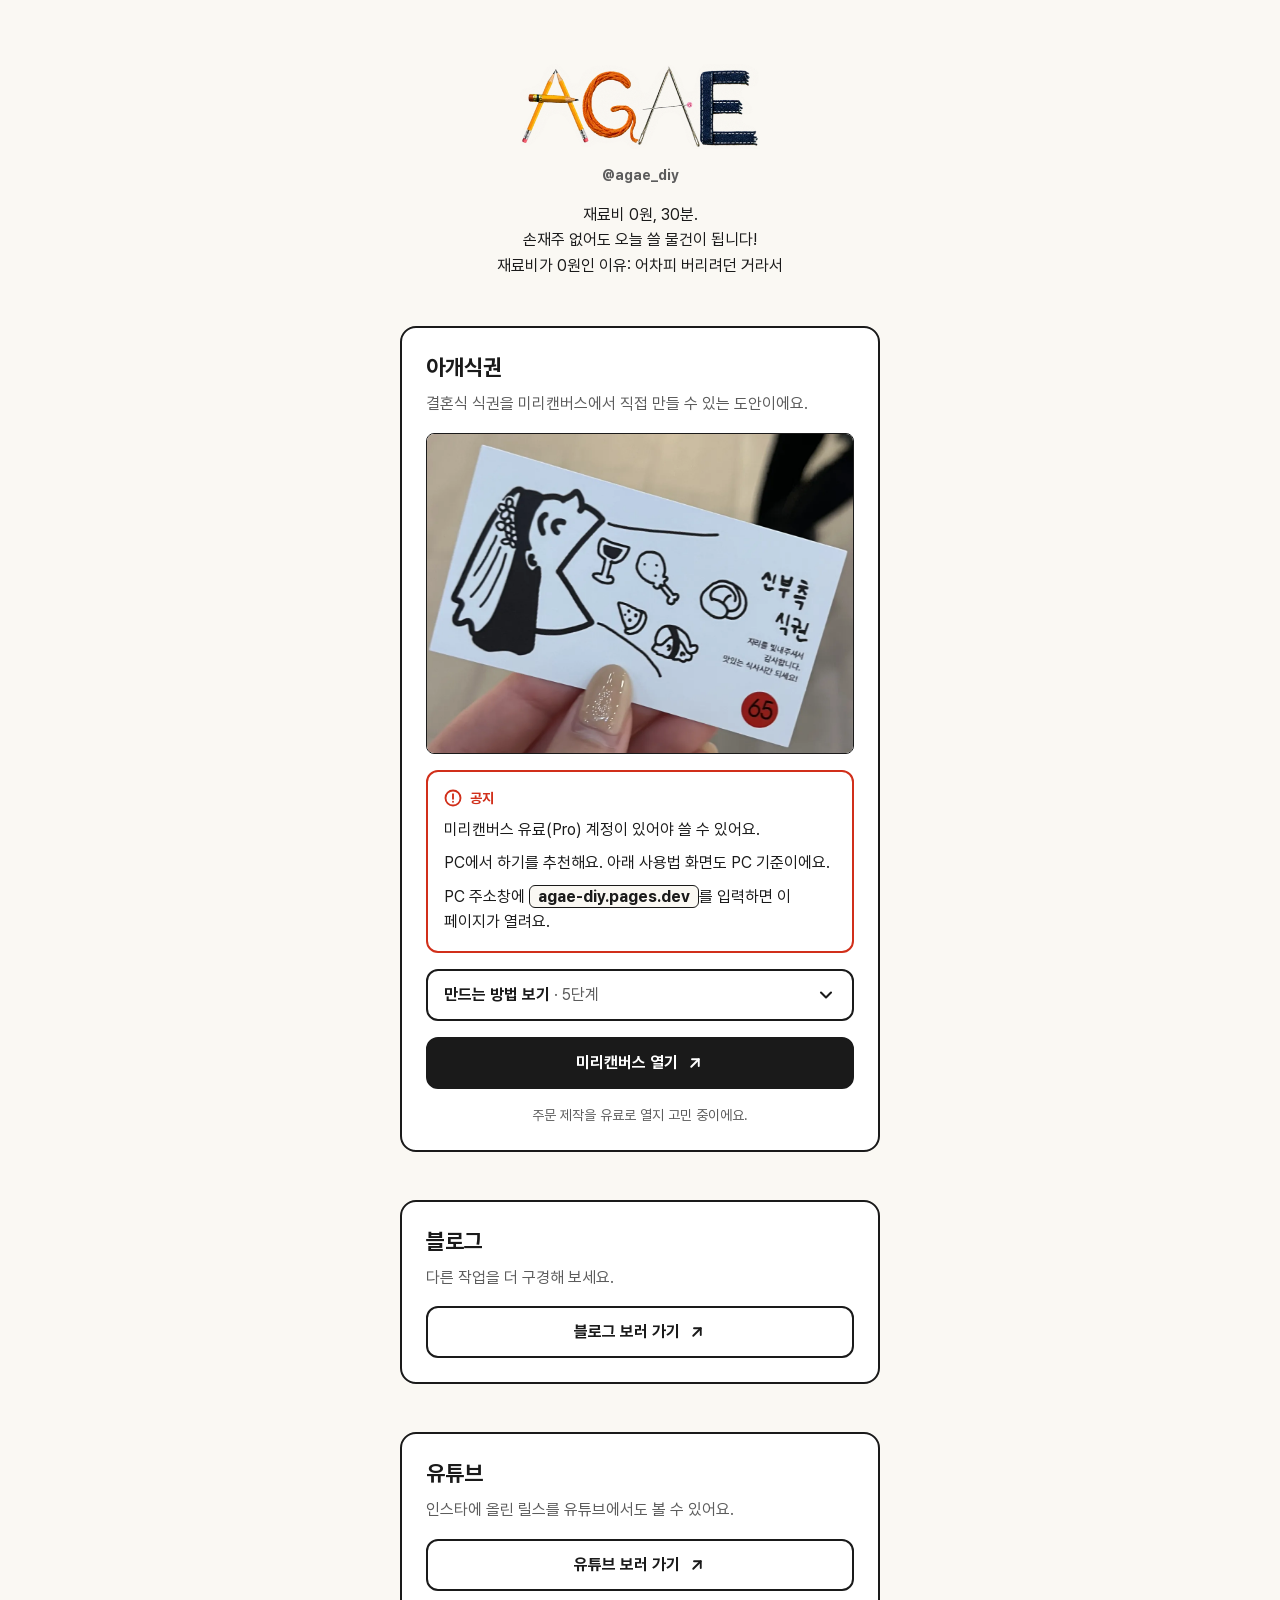
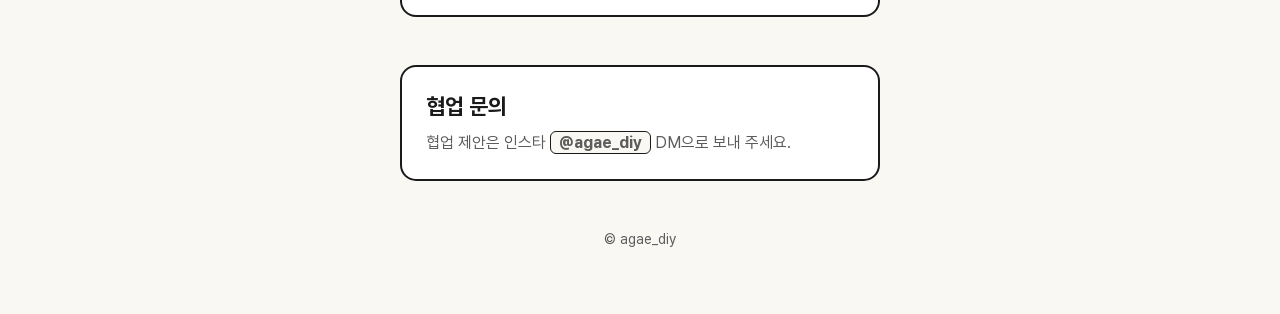
<file: public/index.html>
<!doctype html>
<html lang="ko">
<head>
<meta charset="utf-8">
<meta name="viewport" content="width=device-width, initial-scale=1">
<title>아개식권 · agae_diy</title>
<meta name="description" content="결혼식 식권을 미리캔버스에서 직접 만드는 아개식권 도안 사용법과 agae_diy의 블로그, 유튜브, 협업 문의를 모았어요.">
<link rel="canonical" href="https://agae-diy.pages.dev/">
<meta name="theme-color" content="#FAF8F3">

<meta property="og:type" content="website">
<meta property="og:locale" content="ko_KR">
<meta property="og:site_name" content="agae_diy">
<meta property="og:url" content="https://agae-diy.pages.dev/">
<meta property="og:title" content="아개식권 · agae_diy">
<meta property="og:description" content="결혼식 식권을 미리캔버스에서 직접 만드는 아개식권 도안 사용법과 agae_diy의 블로그, 유튜브, 협업 문의를 모았어요.">
<meta property="og:image" content="https://agae-diy.pages.dev/images/og.jpg">
<meta property="og:image:width" content="1200">
<meta property="og:image:height" content="630">
<meta property="og:image:alt" content="실제로 출력한 아개식권 신부측 식권과 AGAE 로고">
<meta name="twitter:card" content="summary_large_image">

<link rel="icon" href="favicon.ico" sizes="32x32">
<link rel="icon" href="favicon-32.png" type="image/png" sizes="32x32">
<link rel="apple-touch-icon" href="apple-touch-icon.png">
<link rel="preload" href="fonts/pretendard-400.woff2" as="font" type="font/woff2" crossorigin>
<link rel="preload" href="fonts/pretendard-700.woff2" as="font" type="font/woff2" crossorigin>
<link rel="stylesheet" href="styles.css">
</head>
<body>
<div class="page">

  <header class="site-header">
    <h1><img class="site-header__logo" src="images/logo.webp" alt="AGAE" width="480" height="169"></h1>
    <p class="site-header__handle">@agae_diy</p>
    <p>재료비 0원, 30분.<br>손재주 없어도 오늘 쓸 물건이 됩니다!<br>재료비가 0원인 이유: 어차피 버리려던 거라서</p>
  </header>

  <main>

    <section class="card" aria-labelledby="ticket-title">
      <div class="card__head">
        <h2 class="card__title" id="ticket-title">아개식권</h2>
        <p class="card__desc">결혼식 식권을 미리캔버스에서 직접 만들 수 있는 도안이에요.</p>
      </div>
      <img class="photo" src="images/ticket.webp" alt="실제로 출력해 손에 든 아개식권 신부측 식권" width="1200" height="900" fetchpriority="high">

      <aside class="notice" aria-label="공지">
        <p class="notice__label">
          <svg width="18" height="18" viewBox="0 0 24 24" fill="none" stroke="currentColor" stroke-width="2.5" stroke-linecap="round" stroke-linejoin="round" aria-hidden="true"><circle cx="12" cy="12" r="10"/><line x1="12" y1="7" x2="12" y2="13"/><line x1="12" y1="17" x2="12.01" y2="17"/></svg>
          <span>공지</span>
        </p>
        <p>미리캔버스 유료(Pro) 계정이 있어야 쓸 수 있어요.</p>
        <p>PC에서 하기를 추천해요. 아래 사용법 화면도 PC 기준이에요.</p>
        <p>PC 주소창에 <strong class="keyword">agae-diy.pages.dev</strong>를 입력하면 이 페이지가 열려요.</p>
      </aside>

      <details class="howto">
        <summary class="howto__summary">
          <span>만드는 방법 보기 <span class="howto__count">· 5단계</span></span>
          <svg class="howto__chevron" width="20" height="20" viewBox="0 0 24 24" fill="none" stroke="currentColor" stroke-width="2.5" stroke-linecap="round" stroke-linejoin="round" aria-hidden="true"><polyline points="6 9 12 15 18 9"/></svg>
        </summary>
        <ol class="steps">
          <li class="step">
            <div class="step__row"><span class="step__num" aria-hidden="true">1</span><p class="step__text">미리캔버스에서 디자인 만들기로 들어가요.</p></div>
            <img class="step__img" src="images/step1.webp" alt="미리캔버스 첫 화면 오른쪽 위의 디자인 만들기 버튼" width="543" height="264" loading="lazy">
          </li>
          <li class="step">
            <div class="step__row"><span class="step__num" aria-hidden="true">2</span><p class="step__text">추천 &gt; 명함 &gt; 일반명함 가로형으로 시작해요.</p></div>
            <img class="step__img" src="images/step2.webp" alt="무엇을 만들어야 하나요 창에서 추천과 일반 명함 가로형을 고른 모습" width="488" height="477" loading="lazy">
          </li>
          <li class="step">
            <div class="step__row"><span class="step__num" aria-hidden="true">3</span><p class="step__text">왼쪽 메뉴의 요소 &gt; 검색창으로 가요.</p></div>
            <img class="step__img" src="images/step3.webp" alt="왼쪽 메뉴에서 요소를 고른 모습" width="416" height="551" loading="lazy">
          </li>
          <li class="step">
            <div class="step__row"><span class="step__num" aria-hidden="true">4</span><p class="step__text">검색창에 <code class="keyword">agae</code>를 입력해 주세요.</p></div>
            <img class="step__img" src="images/step4.webp" alt="요소 검색창에 agae를 입력해 아개식권 요소가 나온 모습" width="459" height="459" loading="lazy">
          </li>
          <li class="step">
            <div class="step__row"><span class="step__num" aria-hidden="true">5</span><p class="step__text">요소를 끌어와 위치를 맞추고, 명함 주문 사이트에서 출력해요.</p></div>
            <img class="step__img" src="images/step5.webp" alt="아개식권 요소를 명함 위에 끌어와 배치한 모습" width="512" height="366" loading="lazy">
          </li>
        </ol>
      </details>

      <a class="button button--primary" href="https://www.miricanvas.com" target="_blank" rel="noopener">
        미리캔버스 열기
        <svg width="18" height="18" viewBox="0 0 24 24" fill="none" stroke="currentColor" stroke-width="2.5" stroke-linecap="round" stroke-linejoin="round" aria-hidden="true"><line x1="7" y1="17" x2="17" y2="7"/><polyline points="8 7 17 7 17 16"/></svg>
      </a>
      <p class="teaser">주문 제작을 유료로 열지 고민 중이에요.</p>
    </section>

    <section class="card" aria-labelledby="blog-title">
      <div class="card__head">
        <h2 class="card__title" id="blog-title">블로그</h2>
        <p class="card__desc">다른 작업을 더 구경해 보세요.</p>
      </div>
      <a class="button" href="https://blog.naver.com/agleejean" target="_blank" rel="noopener">
        블로그 보러 가기
        <svg width="18" height="18" viewBox="0 0 24 24" fill="none" stroke="currentColor" stroke-width="2.5" stroke-linecap="round" stroke-linejoin="round" aria-hidden="true"><line x1="7" y1="17" x2="17" y2="7"/><polyline points="8 7 17 7 17 16"/></svg>
      </a>
    </section>

    <section class="card" aria-labelledby="youtube-title">
      <div class="card__head">
        <h2 class="card__title" id="youtube-title">유튜브</h2>
        <p class="card__desc">인스타에 올린 릴스를 유튜브에서도 볼 수 있어요.</p>
      </div>
      <a class="button" href="https://www.youtube.com/@agae_diy" target="_blank" rel="noopener">
        유튜브 보러 가기
        <svg width="18" height="18" viewBox="0 0 24 24" fill="none" stroke="currentColor" stroke-width="2.5" stroke-linecap="round" stroke-linejoin="round" aria-hidden="true"><line x1="7" y1="17" x2="17" y2="7"/><polyline points="8 7 17 7 17 16"/></svg>
      </a>
    </section>

    <section class="card" aria-labelledby="contact-title">
      <div class="card__head">
        <h2 class="card__title" id="contact-title">협업 문의</h2>
        <p class="card__desc">협업 제안은 인스타 <strong class="keyword">@agae_diy</strong> DM으로 보내 주세요.</p>
      </div>
    </section>

  </main>

  <footer class="site-footer">
    <p>© agae_diy</p>
  </footer>

</div>
</body>
</html>
</file>
<file: public/styles.css>
/* =========================================================
   디자인 토큰 (design-system.md v1.1)
   값을 바꿀 때는 여기만 고친다.
   ========================================================= */
:root {
  /* 컬러 */
  --color-paper: #FAF8F3;   /* 페이지 배경 */
  --color-card: #FFFFFF;    /* 카드, 식권 영역 */
  --color-ink: #1A1A1A;     /* 본문 글씨, 선, 주요 버튼 */
  --color-ink-hover: #333333;
  --color-sub: #5C5C5C;     /* 보조 설명 */
  --color-red: #D12F1A;     /* 공지에만 */

  /* 글자 */
  --font-family: "Pretendard", "Apple SD Gothic Neo", "Malgun Gothic", system-ui, sans-serif;
  --font-title: 700 1.375rem/1.4 var(--font-family);   /* 22px */
  --font-subtitle: 700 1.125rem/1.4 var(--font-family);/* 18px */
  --font-body: 400 1rem/1.6 var(--font-family);        /* 16px */
  --font-button: 700 1rem/1 var(--font-family);        /* 16px */
  --font-caption: 400 0.875rem/1.5 var(--font-family); /* 14px */
  --font-caption-bold: 700 0.875rem/1.5 var(--font-family);

  /* 간격 (8px 단위) */
  --space-1: 0.5rem;  /* 8 */
  --space-2: 1rem;    /* 16 */
  --space-3: 1.5rem;  /* 24 */
  --space-4: 2rem;    /* 32 */
  --space-6: 3rem;    /* 48 */

  /* 모양 */
  --line: 2px solid var(--color-ink);
  --line-thin: 1px solid var(--color-ink);
  --radius-card: 16px;
  --radius-button: 12px;
  --radius-image: 8px;
  --button-height: 52px;
  --content-width: 480px;
  --step-indent: 44px; /* 번호 원 32px + 간격 12px */
}

/* =========================================================
   폰트 (fonts/ 의 서브셋. tools/subset-fonts.py 로 다시 만든다)
   ========================================================= */
@font-face {
  font-family: "Pretendard";
  font-weight: 400;
  font-display: swap;
  src: url("fonts/pretendard-400.woff2") format("woff2");
}
@font-face {
  font-family: "Pretendard";
  font-weight: 700;
  font-display: swap;
  src: url("fonts/pretendard-700.woff2") format("woff2");
}

/* =========================================================
   기본
   ========================================================= */
*, *::before, *::after { box-sizing: border-box; }

html { -webkit-text-size-adjust: 100%; }

body {
  margin: 0;
  background: var(--color-paper);
  color: var(--color-ink);
  font: var(--font-body);
  word-break: keep-all;
  overflow-wrap: break-word;
}

img { display: block; max-width: 100%; height: auto; }

h1, h2, h3, p, ol { margin: 0; }

a { color: var(--color-ink); }

:focus-visible {
  outline: var(--line);
  outline-offset: 2px;
}

.page {
  max-width: calc(var(--content-width) + var(--space-2) * 2);
  margin: 0 auto;
  padding: var(--space-6) var(--space-2);
  display: flex;
  flex-direction: column;
  gap: var(--space-6);
}

/* =========================================================
   헤더
   ========================================================= */
.site-header {
  display: flex;
  flex-direction: column;
  align-items: center;
  gap: var(--space-2);
  text-align: center;
}
.site-header__logo { width: 200px; }
.site-header__handle { font: var(--font-caption-bold); color: var(--color-sub); }

/* =========================================================
   섹션 카드
   ========================================================= */
main {
  display: flex;
  flex-direction: column;
  gap: var(--space-6);
}

.card {
  background: var(--color-card);
  border: var(--line);
  border-radius: var(--radius-card);
  padding: var(--space-3);
  display: flex;
  flex-direction: column;
  gap: var(--space-2);
}
.card__head { display: flex; flex-direction: column; gap: var(--space-1); }
.card__title { font: var(--font-title); }
.card__desc { color: var(--color-sub); }

.photo {
  width: 100%;
  aspect-ratio: 4 / 3;
  object-fit: cover;
  border: var(--line-thin);
  border-radius: var(--radius-image);
  background: var(--color-paper);
}

/* =========================================================
   공지
   ========================================================= */
.notice {
  border: 2px solid var(--color-red);
  border-radius: var(--radius-button);
  padding: var(--space-2);
  display: flex;
  flex-direction: column;
  gap: var(--space-1);
}
.notice__label {
  display: flex;
  align-items: center;
  gap: var(--space-1);
  color: var(--color-red);
  font: var(--font-caption-bold);
}

.keyword {
  font-weight: 700;
  font-family: inherit;
  font-size: inherit;
  background: var(--color-paper);
  border: var(--line-thin);
  border-radius: 6px;
  padding: 1px var(--space-1);
  white-space: nowrap;
}

/* =========================================================
   만드는 방법 (details)
   ========================================================= */
.howto__summary {
  min-height: var(--button-height);
  border: var(--line);
  border-radius: var(--radius-button);
  background: var(--color-card);
  padding: 0 var(--space-2);
  display: flex;
  align-items: center;
  justify-content: space-between;
  gap: var(--space-1);
  font: var(--font-button);
  cursor: pointer;
  list-style: none;
}
.howto__summary::-webkit-details-marker { display: none; }
.howto__summary:hover { background: var(--color-paper); }
.howto__count { font-weight: 400; color: var(--color-sub); }
.howto__chevron { flex: none; transition: transform 0.2s ease; }
.howto[open] .howto__chevron { transform: rotate(180deg); }

.steps {
  list-style: none;
  padding: 0;
  margin-top: var(--space-3);
  display: flex;
  flex-direction: column;
  gap: var(--space-3);
}
.step { display: flex; flex-direction: column; gap: 12px; }
.step__row { display: flex; align-items: flex-start; gap: 12px; }
.step__num {
  flex: none;
  width: 32px;
  height: 32px;
  border: var(--line);
  border-radius: 50%;
  display: flex;
  align-items: center;
  justify-content: center;
  font: var(--font-button);
}
.step__text { padding-top: 3px; }
.step__img {
  margin-left: var(--step-indent);
  width: calc(100% - var(--step-indent));
  border: var(--line-thin);
  border-radius: var(--radius-image);
  background: var(--color-card);
}

/* =========================================================
   버튼
   ========================================================= */
.button {
  min-height: var(--button-height);
  border: var(--line);
  border-radius: var(--radius-button);
  background: var(--color-card);
  color: var(--color-ink);
  text-decoration: none;
  display: flex;
  align-items: center;
  justify-content: center;
  gap: var(--space-1);
  padding: 0 var(--space-2);
  font: var(--font-button);
  text-align: center;
  transition: transform 0.1s ease, background-color 0.15s ease;
}
.button:hover { background: var(--color-paper); }
.button:active { transform: scale(0.98); }
.button svg { flex: none; }

.button--primary { background: var(--color-ink); color: var(--color-card); }
.button--primary:hover { background: var(--color-ink-hover); }

.teaser { font: var(--font-caption); color: var(--color-sub); text-align: center; }

/* =========================================================
   푸터
   ========================================================= */
.site-footer { text-align: center; font: var(--font-caption); color: var(--color-sub); }

/* =========================================================
   404
   ========================================================= */
.not-found {
  min-height: 100vh;
  min-height: 100svh;
  max-width: calc(var(--content-width) + var(--space-2) * 2);
  margin: 0 auto;
  padding: var(--space-6) var(--space-2);
  display: flex;
  flex-direction: column;
  align-items: center;
  justify-content: center;
  gap: var(--space-3);
  text-align: center;
}
.not-found__logo { width: 160px; }
.not-found__code { font: 700 3rem/1 var(--font-family); }
.not-found__text { display: flex; flex-direction: column; gap: var(--space-1); }
.not-found__title { font: var(--font-title); }
.not-found__desc { color: var(--color-sub); }
.not-found .button { align-self: stretch; }

/* =========================================================
   PC
   ========================================================= */
@media (min-width: 768px) {
  .page { padding-top: 4rem; padding-bottom: 4rem; }
  .site-header__logo { width: 240px; }
}

/* 움직임 줄이기 설정을 켠 사람에게는 애니메이션을 끈다 */
@media (prefers-reduced-motion: reduce) {
  *, *::before, *::after { transition: none !important; }
}
</file>
